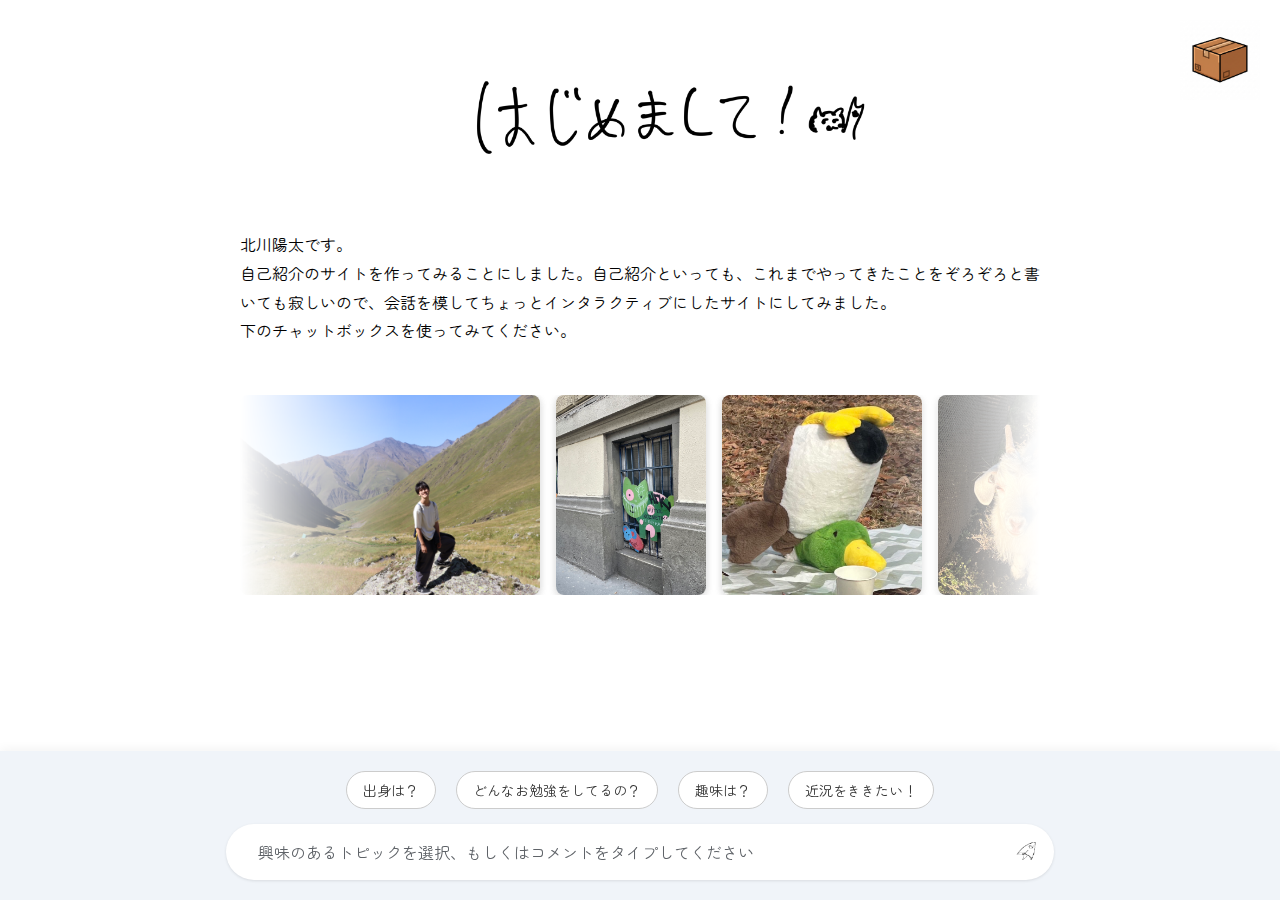
<file: 250526_WebSite/index.html>
<!DOCTYPE html>
<html lang="ja">
<head>
    <meta charset="UTF-8">
    <meta name="viewport" content="width=device-width, initial-scale=1.0">
    <title>Yohta's Portfolio</title>
    <link rel="preconnect" href="https://fonts.googleapis.com">
    <link rel="preconnect" href="https://fonts.gstatic.com" crossorigin>
    <link href="https://fonts.googleapis.com/css2?family=Zen+Maru+Gothic:wght@400;500;700&display=swap" rel="stylesheet">
    <link rel="stylesheet" href="https://cdnjs.cloudflare.com/ajax/libs/font-awesome/6.5.2/css/all.min.css">
    <link rel="stylesheet" href="style.css">
</head>
<body>

    <main class="main-content">
    <img src="images/hajimemashite.png" alt="はじめまして、北川陽太です。" class="greeting-image">
        <p>
            北川陽太です。
            <br>
            自己紹介のサイトを作ってみることにしました。自己紹介といっても、これまでやってきたことをぞろぞろと書いても寂しいので、会話を模してちょっとインタラクティブにしたサイトにしてみました。
            <br>
            下のチャットボックスを使ってみてください。
        </p>
    <div class="scroller" data-speed="slow">
        <ul class="tag-list scroller-inner">
            <li><img src="images/pic1.jpg" alt="ギャラリー画像1"></li>
            <li><img src="images/pic2.jpg" alt="ギャラリー画像2"></li>
            <li><img src="images/pic3.jpg" alt="ギャラリー画像3"></li>
            <li><img src="images/pic4.jpg" alt="ギャラリー画像4"></li>
            <li><img src="images/pic5.jpg" alt="ギャラリー画像5"></li>
        </ul>
    </div>
    </main>

<footer class="chat-box">
    <nav class="topic-selector">
        <a href="#" data-text="出身は？" data-url="shusshin.html">出身は？</a>       
        <a href="#" data-text="どんなお勉強をしてるの？" data-url="obenkyo.html">どんなお勉強をしてるの？</a>
        <a href="#" data-text="趣味は？" data-url="shumi.html">趣味は？</a>
        <a href="#" data-text="近況をききたい！" data-url="kinkyo.html">近況をききたい！</a>
    </nav>

    <div class="chat-input-area">
        <span class="input-placeholder" id="input-placeholder">興味のあるトピックを選択、もしくはコメントをタイプしてください</span>
        <input type="text" id="text-input" class="text-input" style="display: none;">
        <div class="send-button" id="send-button">
            
            <img src="images/send.png" alt="送信" class="send-button-icon">
            
        </div>
    </div>
</footer>
    <script src="script.js"></script>
    <a href="monooki.html" class="monooki-link"></a>
    <audio id="box-sound" src="audio/box-sound.mp3" preload="auto"></audio>
</body>
</html>
</file>
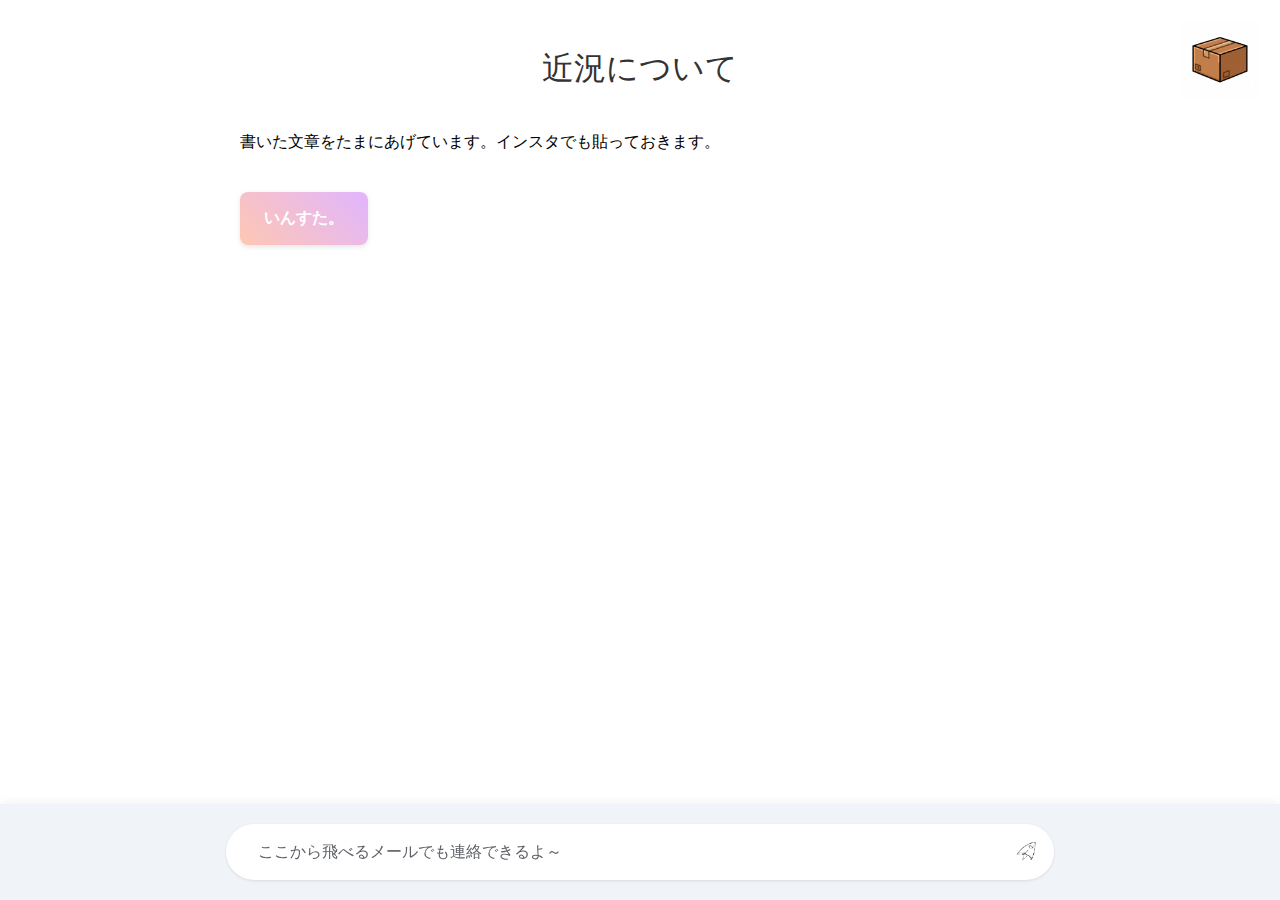
<file: 250526_WebSite/kinkyo.html>
<!DOCTYPE html>
<html lang="ja">
<head>
    <meta charset="UTF-8">
    <meta name="viewport" content="width=device-width, initial-scale=1.0">
    <title>近況について</title>
    <link rel="stylesheet" href="style.css">
</head>
<body>

    <main class="main-content">
        <h1>近況について</h1>
        <p>書いた文章をたまにあげています。インスタでも貼っておきます。<br>
        </p>
    <a href="https://www.instagram.com/yohta.k" target="_blank" rel="noopener noreferrer" class="instagram-link">いんすた。</a>

    </main>

<footer class="chat-box">
    <div class="chat-input-area" id="chat-input-area">
        <span class="input-placeholder" id="input-placeholder">ここから飛べるメールでも連絡できるよ～</span>
        <input type="text" id="text-input" class="text-input" style="display: none;">
        <div class="send-button" id="send-button">
            <img src="images/send.png" alt="送信" class="send-button-icon">
        </div>
    </div>
</footer>

    <script src="script.js"></script>
    <a href="monooki.html" class="monooki-link"></a>
       <audio id="box-sound" src="audio/box-sound.mp3" preload="auto"></audio>
</body>
</html>
</file>
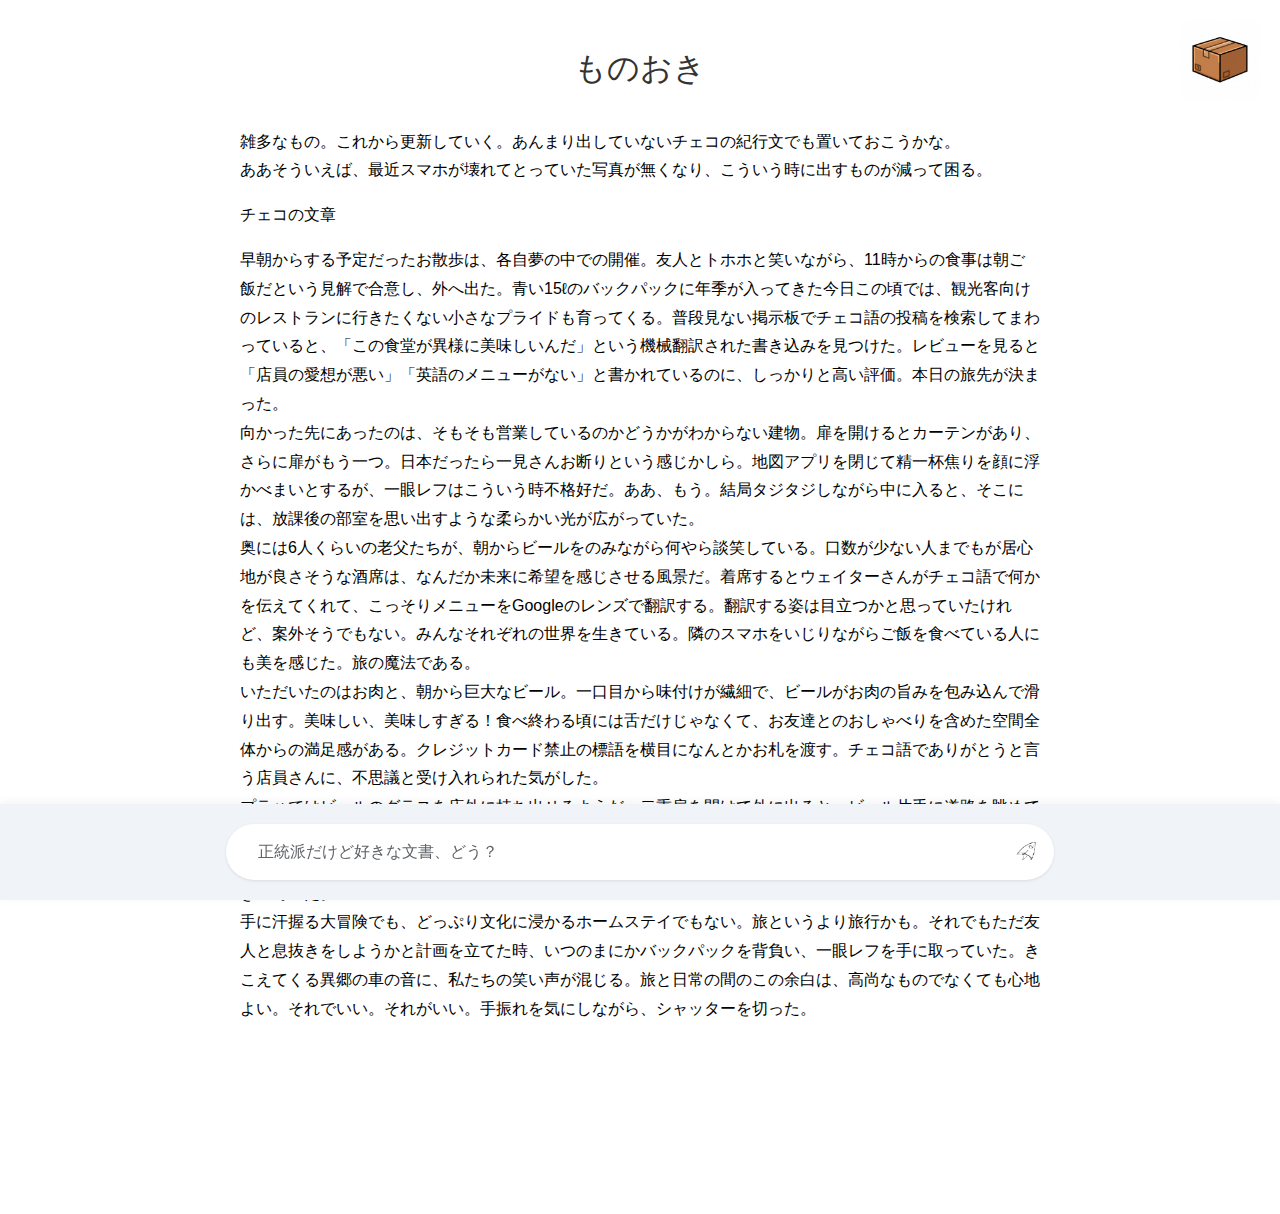
<file: 250526_WebSite/monooki.html>
<!DOCTYPE html>
<html lang="ja">
<head>
    <meta charset="UTF-8">
    <meta name="viewport" content="width=device-width, initial-scale=1.0">
    <title>ものおき</title>
    <link rel="stylesheet" href="style.css">
</head>
<body>

    <main class="main-content">
        <h1>ものおき</h1>
        <p>雑多なもの。これから更新していく。あんまり出していないチェコの紀行文でも置いておこうかな。
        <br>ああそういえば、最近スマホが壊れてとっていた写真が無くなり、こういう時に出すものが減って困る。
        </p>

<p>チェコの文章</p>        
早朝からする予定だったお散歩は、各自夢の中での開催。友人とトホホと笑いながら、11時からの食事は朝ご飯だという見解で合意し、外へ出た。青い15ℓのバックパックに年季が入ってきた今日この頃では、観光客向けのレストランに行きたくない小さなプライドも育ってくる。普段見ない掲示板でチェコ語の投稿を検索してまわっていると、「この食堂が異様に美味しいんだ」という機械翻訳された書き込みを見つけた。レビューを見ると「店員の愛想が悪い」「英語のメニューがない」と書かれているのに、しっかりと高い評価。本日の旅先が決まった。
<br>
向かった先にあったのは、そもそも営業しているのかどうかがわからない建物。扉を開けるとカーテンがあり、さらに扉がもう一つ。日本だったら一見さんお断りという感じかしら。地図アプリを閉じて精一杯焦りを顔に浮かべまいとするが、一眼レフはこういう時不格好だ。ああ、もう。結局タジタジしながら中に入ると、そこには、放課後の部室を思い出すような柔らかい光が広がっていた。
<br>
奥には6人くらいの老父たちが、朝からビールをのみながら何やら談笑している。口数が少ない人までもが居心地が良さそうな酒席は、なんだか未来に希望を感じさせる風景だ。着席するとウェイターさんがチェコ語で何かを伝えてくれて、こっそりメニューをGoogleのレンズで翻訳する。翻訳する姿は目立つかと思っていたけれど、案外そうでもない。みんなそれぞれの世界を生きている。隣のスマホをいじりながらご飯を食べている人にも美を感じた。旅の魔法である。
<br>
いただいたのはお肉と、朝から巨大なビール。一口目から味付けが繊細で、ビールがお肉の旨みを包み込んで滑り出す。美味しい、美味しすぎる！食べ終わる頃には舌だけじゃなくて、お友達とのおしゃべりを含めた空間全体からの満足感がある。クレジットカード禁止の標語を横目になんとかお札を渡す。チェコ語でありがとうと言う店員さんに、不思議と受け入れられた気がした。
<br>
プラハではビールのグラスを店外に持ち出せるようだ。二重扉を開けて外に出ると、ビール片手に道路を眺めているおじさんがいた。妙にその姿が、心強く感じて。残したいと思って。普段だったら道端の人に話しかけることなんてしないのに、一眼レフに身体が導かれていた。気づいたら身振り手振りで写真を撮っていいですか？ときいていた。
<br>
手に汗握る大冒険でも、どっぷり文化に浸かるホームステイでもない。旅というより旅行かも。それでもただ友人と息抜きをしようかと計画を立てた時、いつのまにかバックパックを背負い、一眼レフを手に取っていた。きこえてくる異郷の車の音に、私たちの笑い声が混じる。旅と日常の間のこの余白は、高尚なものでなくても心地よい。それでいい。それがいい。手振れを気にしながら、シャッターを切った。

        <p>

        </p>

    </main>

<footer class="chat-box">
    <div class="chat-input-area" id="chat-input-area">
        <span class="input-placeholder" id="input-placeholder">正統派だけど好きな文書、どう？</span>
        <input type="text" id="text-input" class="text-input" style="display: none;">
        <div class="send-button" id="send-button">
            <img src="images/send.png" alt="送信" class="send-button-icon">
        </div>
    </div>
</footer>

    <script src="script.js"></script>
    <a href="monooki.html" class="monooki-link"></a>
    <audio id="box-sound" src="audio/box-sound.mp3" preload="auto"></audio>
</body>
</html>
</file>
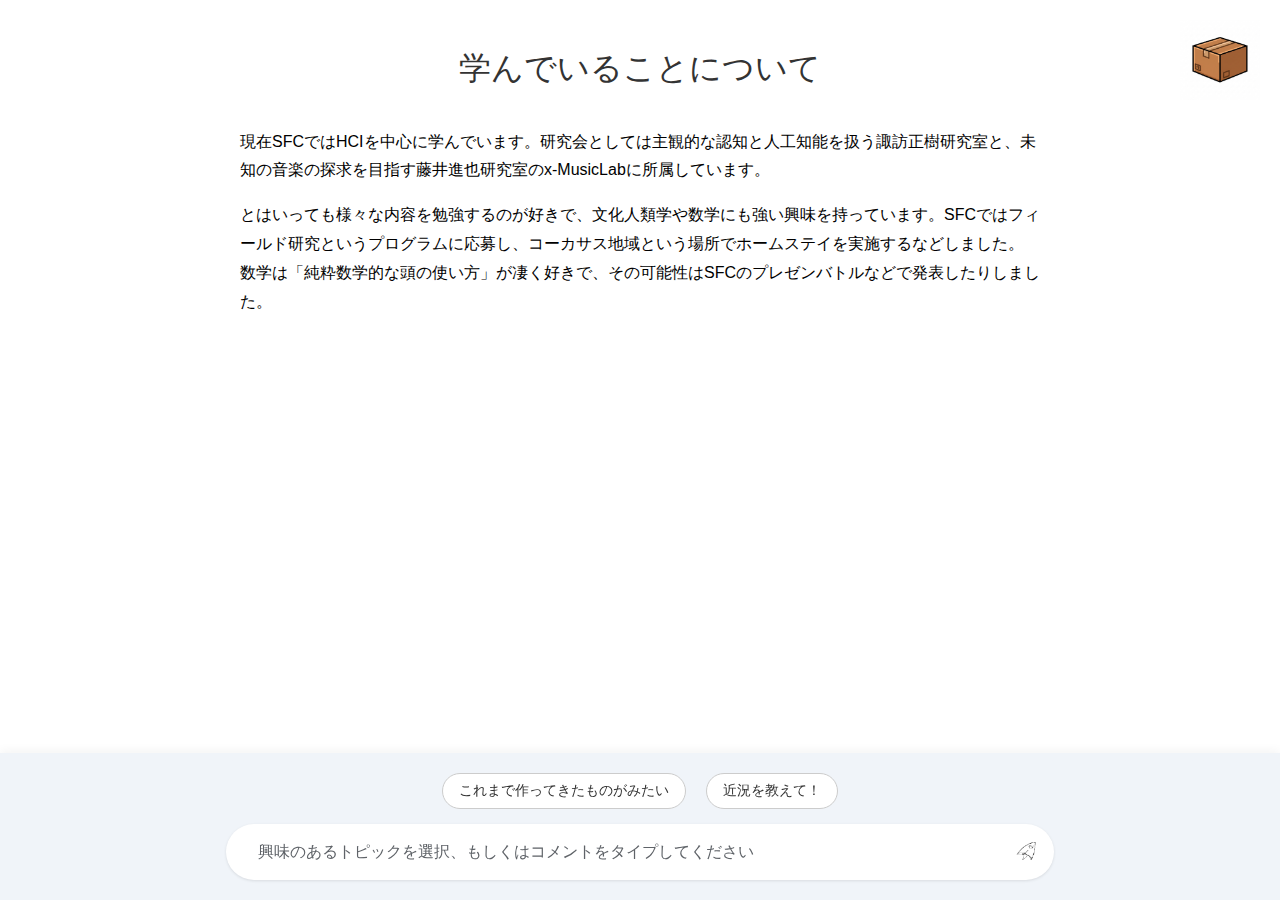
<file: 250526_WebSite/obenkyo.html>
<!DOCTYPE html>
<html lang="ja">
<head>
    <meta charset="UTF-8">
    <meta name="viewport" content="width=device-width, initial-scale=1.0">
    <title>学んでいることについて </title>
    <link rel="stylesheet" href="style.css">
</head>
<body>

    <main class="main-content">
        <h1>学んでいることについて</h1>
        <p>現在SFCではHCIを中心に学んでいます。研究会としては主観的な認知と人工知能を扱う諏訪正樹研究室と、未知の音楽の探求を目指す藤井進也研究室のx-MusicLabに所属しています。
        </p>
        <p>とはいっても様々な内容を勉強するのが好きで、文化人類学や数学にも強い興味を持っています。SFCではフィールド研究というプログラムに応募し、コーカサス地域という場所でホームステイを実施するなどしました。
        数学は「純粋数学的な頭の使い方」が凄く好きで、その可能性はSFCのプレゼンバトルなどで発表したりしました。
        </p>  

    </main>

<footer class="chat-box">
    <nav class="topic-selector">
        <a href="#" data-text="これまで作ってきたものがみたい" data-url="sakuhin.html">これまで作ってきたものがみたい</a>
        <a href="#" data-text="近況を教えて！" data-url="kinkyo.html">近況を教えて！</a>
    </nav>
    <div class="chat-input-area" id="chat-input-area">
        <span class="input-placeholder" id="input-placeholder">興味のあるトピックを選択、もしくはコメントをタイプしてください</span>
        <input type="text" id="text-input" class="text-input" style="display: none;">
        <div class="send-button" id="send-button">
            <img src="images/send.png" alt="送信" class="send-button-icon">
        </div>
    </div>
</footer>

    <script src="script.js"></script>
    <a href="monooki.html" class="monooki-link"></a>
    <audio id="box-sound" src="audio/box-sound.mp3" preload="auto"></audio>
</body>
</html>
</file>
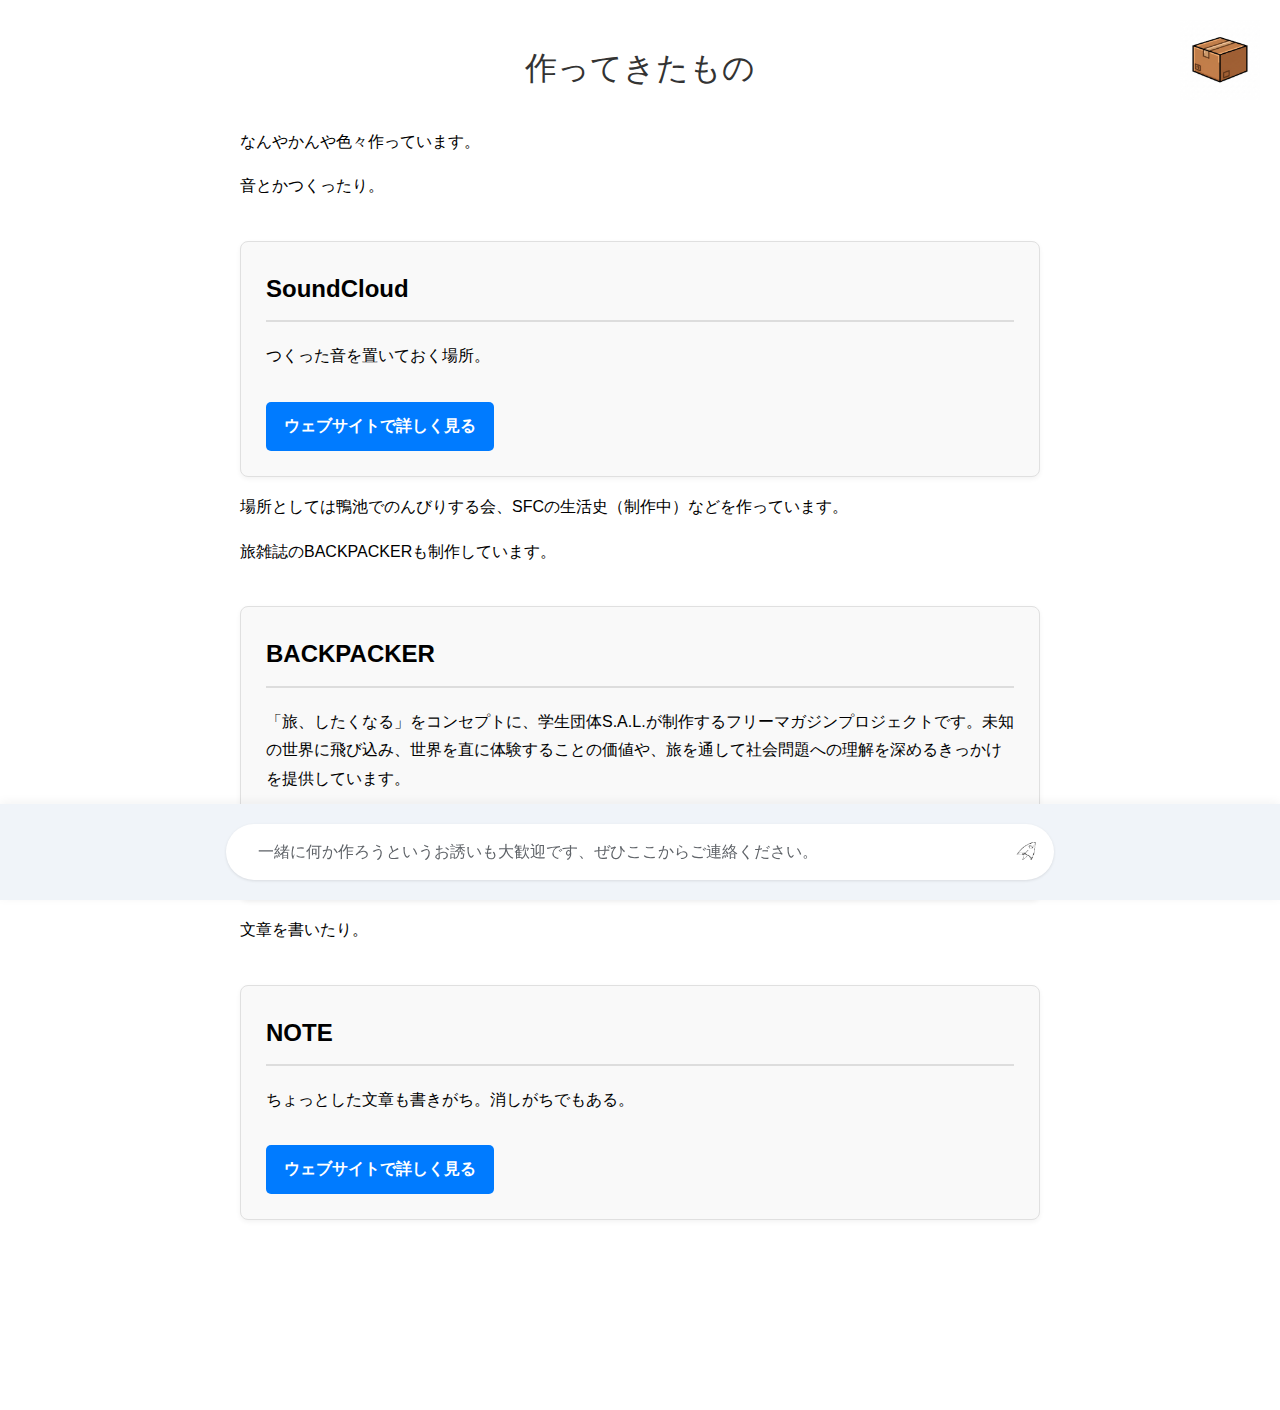
<file: 250526_WebSite/sakuhin.html>
<!DOCTYPE html>
<html lang="ja">
<head>
    <meta charset="UTF-8">
    <meta name="viewport" content="width=device-width, initial-scale=1.0">
    <title>作ってきたもの</title>
    <link rel="stylesheet" href="style.css">
</head>
<body>

    <main class="main-content">
        <h1>作ってきたもの</h1>
        <p>なんやかんや色々作っています。
        </p>
        <p>音とかつくったり。
        </p>
    <div class="feature-box">
        <h2>SoundCloud</h2>
        <p>つくった音を置いておく場所。</p>
        <a href="https://soundcloud.com/msqnfpsyuq9x" target="_blank" rel="noopener noreferrer" class="feature-link">ウェブサイトで詳しく見る</a>
    </div>    
        <p>場所としては鴨池でのんびりする会、SFCの生活史（制作中）などを作っています。

        </p>
        <p>旅雑誌のBACKPACKERも制作しています。
        </p>
    <div class="feature-box">
        <h2>BACKPACKER</h2>
        <p>「旅、したくなる」をコンセプトに、学生団体S.A.L.が制作するフリーマガジンプロジェクトです。未知の世界に飛び込み、世界を直に体験することの価値や、旅を通して社会問題への理解を深めるきっかけを提供しています。</p>
        <a href="https://www.salkeio.com/backpacker" target="_blank" rel="noopener noreferrer" class="feature-link">ウェブサイトで詳しく見る</a>
    </div>       
        </p>
        <p>文章を書いたり。
        </p>
    <div class="feature-box">
        <h2>NOTE</h2>
        <p>ちょっとした文章も書きがち。消しがちでもある。</p>
        <a href="https://note.com/ytaa" target="_blank" rel="noopener noreferrer" class="feature-link">ウェブサイトで詳しく見る</a>
    </div>              
    </main>

<footer class="chat-box">
    <div class="chat-input-area" id="chat-input-area">
        <span class="input-placeholder" id="input-placeholder">一緒に何か作ろうというお誘いも大歓迎です、ぜひここからご連絡ください。</span>
        <input type="text" id="text-input" class="text-input" style="display: none;">
        <div class="send-button" id="send-button">
            <img src="images/send.png" alt="送信" class="send-button-icon">
        </div>
    </div>
</footer>

    <script src="script.js"></script>
    <a href="monooki.html" class="monooki-link"></a>
           <audio id="box-sound" src="audio/box-sound.mp3" preload="auto"></audio>
</body>
</html>
</file>
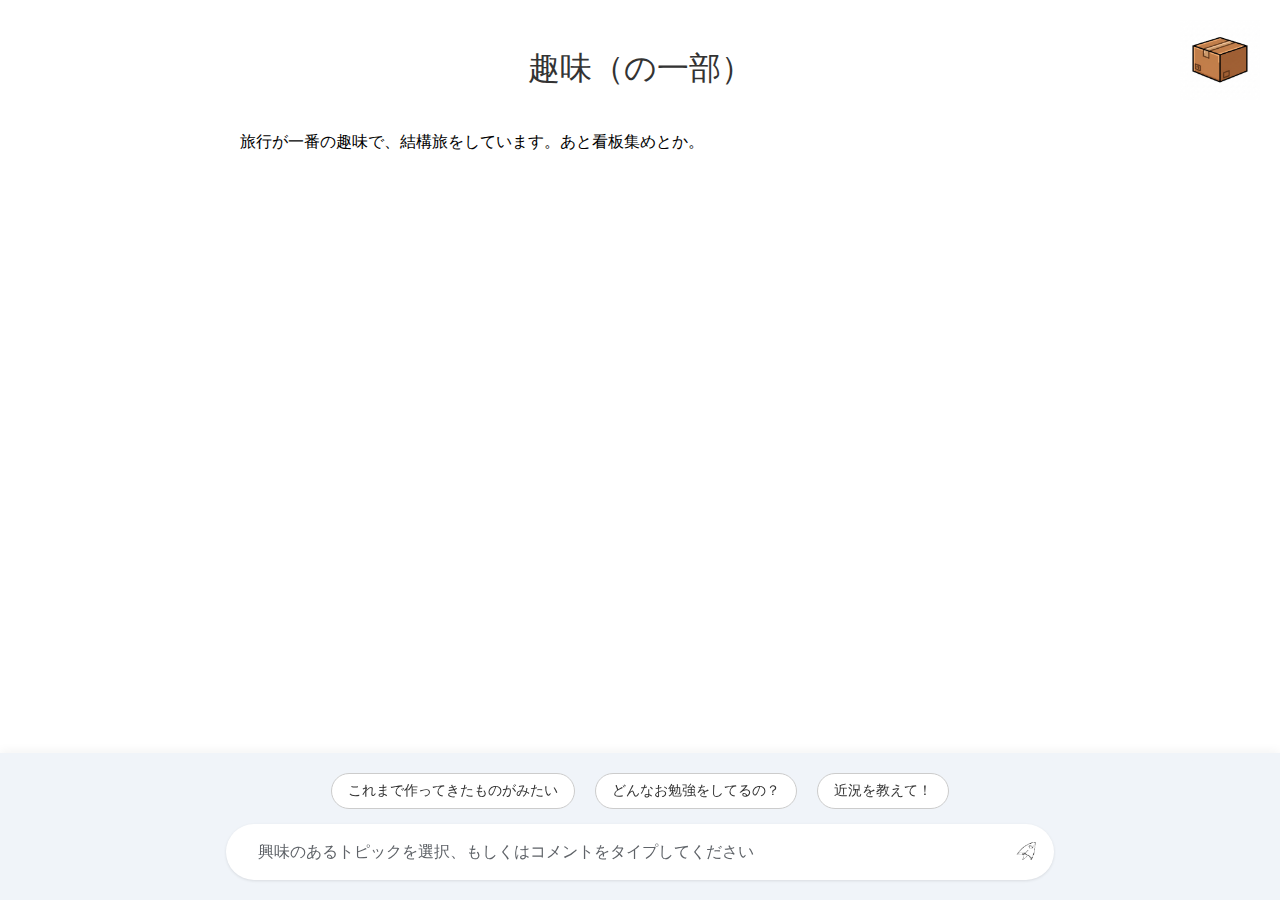
<file: 250526_WebSite/shumi.html>
<!DOCTYPE html>
<html lang="ja">
<head>
    <meta charset="UTF-8">
    <meta name="viewport" content="width=device-width, initial-scale=1.0">
    <title>趣味（の一部）</title>
    <link rel="stylesheet" href="style.css">
</head>
<body>

    <main class="main-content">
        <h1>趣味（の一部）</h1>
        <p>旅行が一番の趣味で、結構旅をしています。あと看板集めとか。
        </p>

    </main>

<footer class="chat-box">
    <nav class="topic-selector">
        <a href="#" data-text="これまで作ってきたものがみたい" data-url="sakuhin.html">これまで作ってきたものがみたい</a>
        <a href="#" data-text="どんなお勉強をしてるの？" data-url="obenkyo.html">どんなお勉強をしてるの？</a>
        <a href="#" data-text="近況を教えて！" data-url="kinkyo.html">近況を教えて！</a>
    </nav>
    <div class="chat-input-area" id="chat-input-area">
        <span class="input-placeholder" id="input-placeholder">興味のあるトピックを選択、もしくはコメントをタイプしてください</span>
        <input type="text" id="text-input" class="text-input" style="display: none;">
        <div class="send-button" id="send-button">
            <img src="images/send.png" alt="送信" class="send-button-icon">
        </div>
    </div>
</footer>

    <script src="script.js"></script>

    <a href="monooki.html" class="monooki-link"></a>
    <audio id="box-sound" src="audio/box-sound.mp3" preload="auto"></audio>
</body>
</html>
</file>
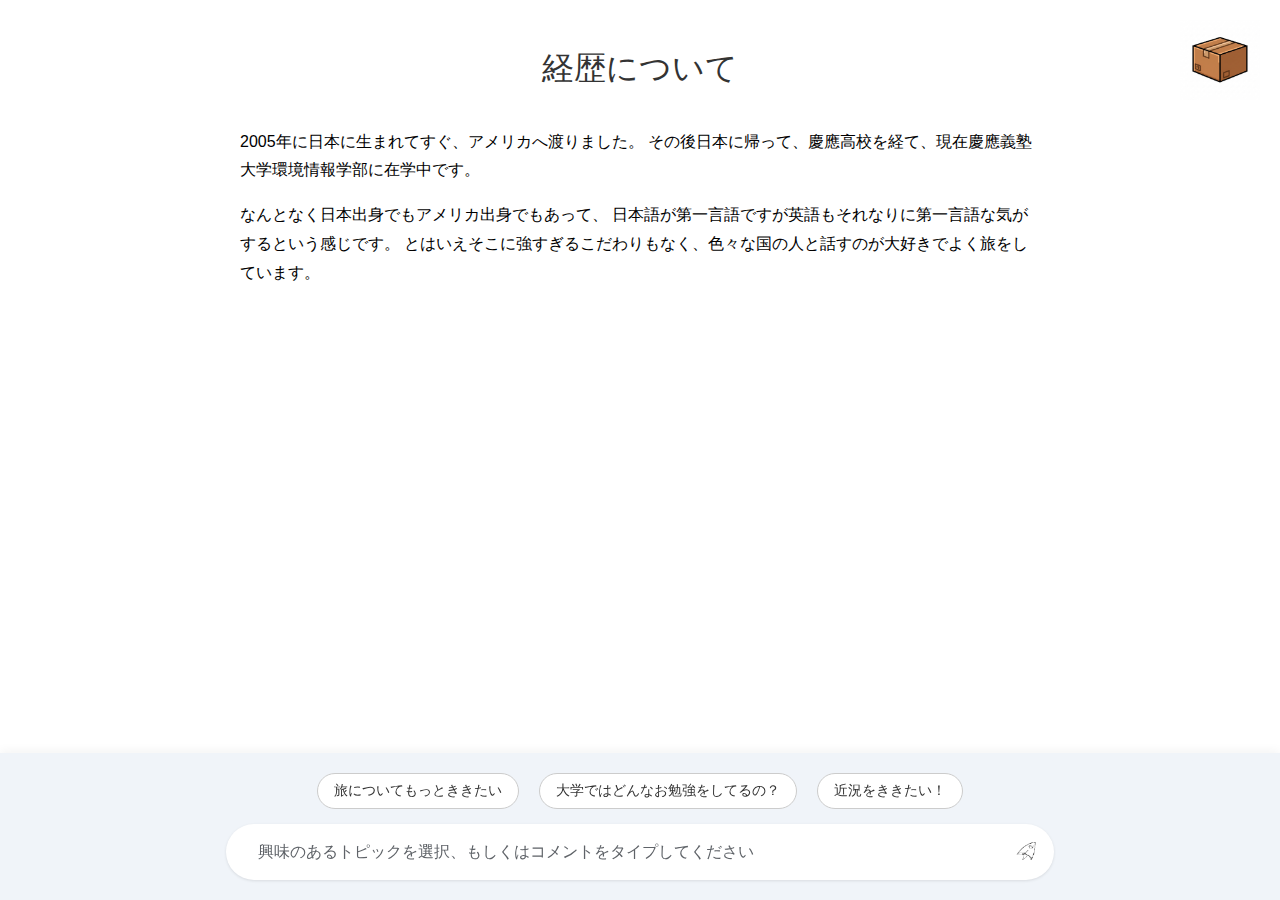
<file: 250526_WebSite/shusshin.html>
<!DOCTYPE html>
<html lang="ja">
<head>
    <meta charset="UTF-8">
    <meta name="viewport" content="width=device-width, initial-scale=1.0">
    <title>経歴について</title>
    <link rel="stylesheet" href="style.css">
</head>
<body>

    <main class="main-content">
        <h1>経歴について</h1>
        <p>2005年に日本に生まれてすぐ、アメリカへ渡りました。
            その後日本に帰って、慶應高校を経て、現在慶應義塾大学環境情報学部に在学中です。
        </p>
        <p>なんとなく日本出身でもアメリカ出身でもあって、
            日本語が第一言語ですが英語もそれなりに第一言語な気がするという感じです。
            とはいえそこに強すぎるこだわりもなく、色々な国の人と話すのが大好きでよく旅をしています。
        </p>

    </main>

<footer class="chat-box">
    <nav class="topic-selector">
        <a href="#" data-text="旅についてもっとききたい" data-url="tabi.html">旅についてもっとききたい</a>
        <a href="#" data-text="大学ではどんなお勉強をしてるの？" data-url="obenkyo.html">大学ではどんなお勉強をしてるの？</a>
        <a href="#" data-text="近況をききたい！" data-url="kinkyo.html">近況をききたい！</a>
    </nav>
    <div class="chat-input-area" id="chat-input-area">
        <span class="input-placeholder" id="input-placeholder">興味のあるトピックを選択、もしくはコメントをタイプしてください</span>
        <input type="text" id="text-input" class="text-input" style="display: none;">
        <div class="send-button" id="send-button">
            <img src="images/send.png" alt="送信" class="send-button-icon">
        </div>
    </div>
</footer>

    <script src="script.js"></script>
    <a href="monooki.html" class="monooki-link"></a>
    <audio id="box-sound" src="audio/box-sound.mp3" preload="auto"></audio>
</body>
</html>
</file>
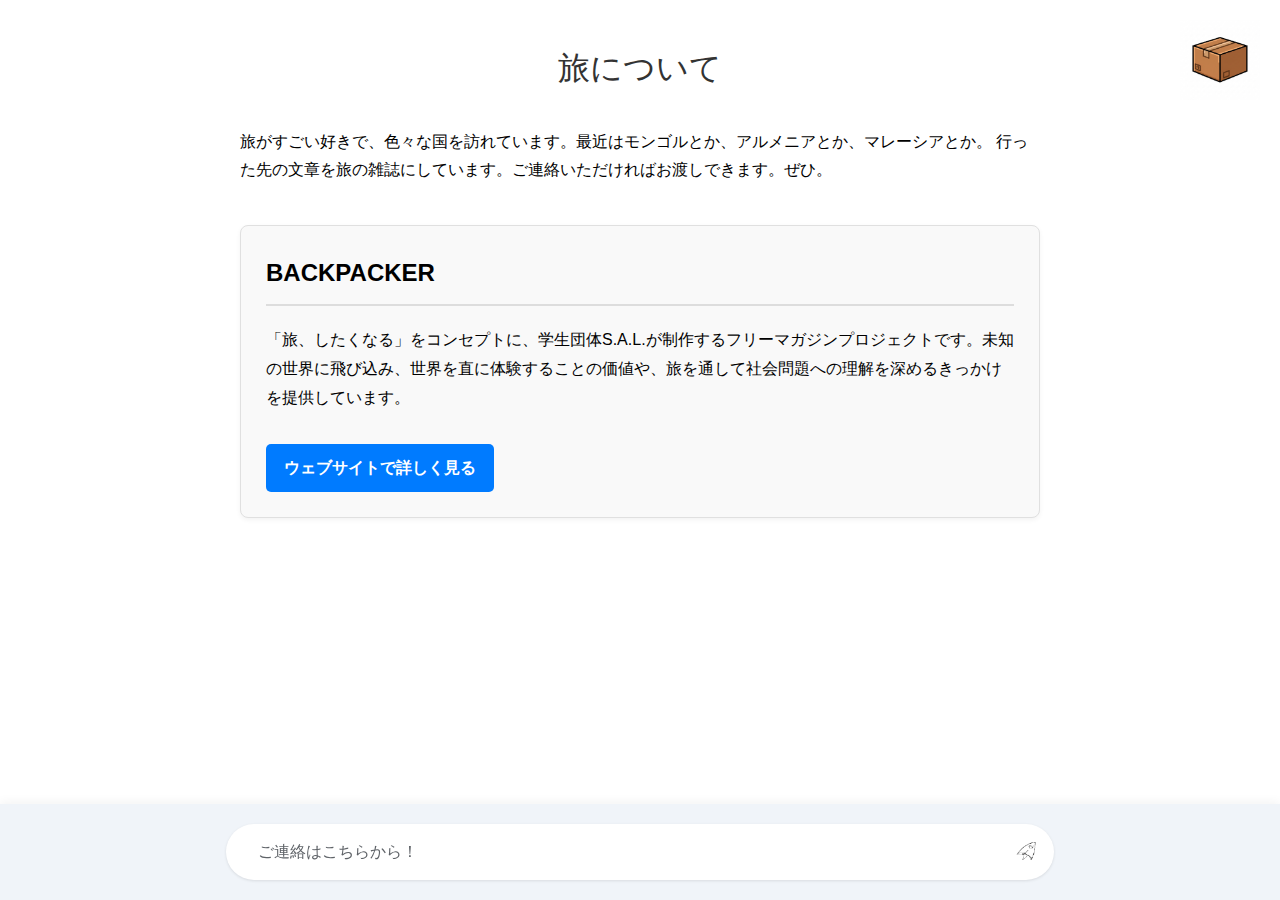
<file: 250526_WebSite/tabi.html>
<!DOCTYPE html>
<html lang="ja">
<head>
    <meta charset="UTF-8">
    <meta name="viewport" content="width=device-width, initial-scale=1.0">
    <title>旅について</title>
    <link rel="stylesheet" href="style.css">
</head>
<body>

    <main class="main-content">
        <h1>旅について</h1>
        <p>旅がすごい好きで、色々な国を訪れています。最近はモンゴルとか、アルメニアとか、マレーシアとか。
            行った先の文章を旅の雑誌にしています。ご連絡いただければお渡しできます。ぜひ。
        </p>
        <div class="feature-box">
        <h2>BACKPACKER</h2>
        <p>「旅、したくなる」をコンセプトに、学生団体S.A.L.が制作するフリーマガジンプロジェクトです。未知の世界に飛び込み、世界を直に体験することの価値や、旅を通して社会問題への理解を深めるきっかけを提供しています。</p>
        <a href="https://www.salkeio.com/backpacker" target="_blank" rel="noopener noreferrer" class="feature-link">ウェブサイトで詳しく見る</a>
    </div>
    </main>    

<footer class="chat-box">
    <div class="chat-input-area" id="chat-input-area">
        <span class="input-placeholder" id="input-placeholder">ご連絡はこちらから！</span>
        <input type="text" id="text-input" class="text-input" style="display: none;">
        <div class="send-button" id="send-button">
            <img src="images/send.png" alt="送信" class="send-button-icon">
        </div>
    </div>
</footer>

    <script src="script.js"></script>
    <a href="monooki.html" class="monooki-link"></a>
    <audio id="box-sound" src="audio/box-sound.mp3" preload="auto"></audio>
</body>
</html>
</file>
<file: 250526_WebSite/style.css>
/* 全体の基本設定 */
body {
    font-family: sans-serif;
    margin: 0;
    /* フッターがコンテンツに隠れないように、フッターの高さ分だけ下部に余白を確保 */
    padding-bottom: 150px; 
}
p {
    font-family: 'Zen Maru Gothic', sans-serif;
}

/* メインコンテンツのレイアウト */
.main-content {
    max-width: 800px;
    margin: 40px auto;
    padding: 0 20px;
    line-height: 1.8;
}

/*
/* ▼▼▼ 詳細ページのタイトル (h1) のスタイル ▼▼▼
/*--------------------------------------------------*/
.main-content h1 {
    font-family: 'Zen Maru Gothic', sans-serif; /* フォントをZen Maru Gothicに指定 */
    font-weight: 400;                           /* 標準の太さ（太字ではない）を指定 */
    
    /* 以下はお好みでデザインの調整にご利用ください */
    text-align: center;                         /* テキストを中央揃えにする */
    font-size: 2em;                             /* 文字の大きさを調整 */
    margin-bottom: 30px;                        /* 下の本文との余白を調整 */
    color: #333;                                /* 文字色 */
}

/* 手書き挨拶画像のスタイル */
.greeting-image {
    display: block;         /* 画像をブロック要素として扱い、marginでの中央揃えを可能にする */
    margin: 20px auto 40px; /* 上に20px、左右はauto(自動調整)で中央揃え、下に40pxの余白 */
    max-width: 450px;       /* 画像の横幅の最大値を指定。これより大きくはならない */
    width: 100%;            /* 基本は親要素の幅いっぱいに広がるようにする（スマホ対応） */
    height: auto;           /* 高さは自動調整させ、画像の縦横比を維持する */
}

/* チャットボックス（フッター）のスタイリング */
.chat-box {
    position: fixed;
    bottom: 0;
    left: 0;
    width: 100%;
    background-color: #f0f4f9; /* 画像が読み込めない場合の保険色 */

    /* ▼▼▼ 以下の背景画像設定を追加・確認 ▼▼▼ */
    background-image: url('images/wave-divider.svg'); /* 保存した画像ファイルを指定 */
    background-repeat: no-repeat; 
    background-position: top center; /* 画像をフッターの上部に配置 */
    background-size: 100% 15px;  /* 画像の高さを15pxに調整（お好みで変更） */

    border-top: none; /* 直線的な境界線は不要にする */
    padding-top: 20px; /* 波線と中身が重ならないように上の余白を調整 */

    padding-right: 20px;
    padding-bottom: 20px;
    padding-left: 20px;
    box-shadow: 0 -2px 10px rgba(0,0,0,0.05);
    box-sizing: border-box;
}

/* トピック選択肢のリスト */
.topic-selector {
    display: flex;
    justify-content: center;
    gap: 20px;
    margin-bottom: 15px; /* 下の入力欄との余白 */
}

/* トピック選択肢のボタン風デザイン */
.topic-selector a {
    display: block;
    padding: 8px 16px;
    background-color: #fff;
    border: 1px solid #ccc;
    border-radius: 20px;
    text-decoration: none;
    color: #333;
    font-size: 14px; /* 少し小さめに */
    font-family: 'Zen Maru Gothic', sans-serif;
    transition: all 0.2s;
}

/* 個々の選択肢ボタンのスタイル */
.topic-selector a {
    /* アニメーションを適用 */
    animation: float-animation 4s ease-in-out infinite;
}

/* nth-child を使って各ボタンの動き出しのタイミングをずらす
  animation-delayにマイナスの値を設定すると、その時間だけ進んだ状態からアニメーションが始まります。
*/
.topic-selector a:nth-child(1) {
  animation-delay: 0s; /* 1番目のボタンはすぐ開始 */
}
.topic-selector a:nth-child(2) {
  animation-delay: -1s; /* 2番目のボタンは1秒進んだ状態から */
}
.topic-selector a:nth-child(3) {
  animation-delay: -2s; /* 3番目のボタンは2秒進んだ状態から */
}
.topic-selector a:nth-child(4) {
  animation-delay: -3s; /* 4番目のボタンは3秒進んだ状態から */
}

.topic-selector a:hover {
    background-color: #e8f0fe; /* ホバー時の色 */
    border-color: #d2e3fc;
}


/* チャット入力欄エリア全体 */
.chat-input-area {
    display: flex; /* 中の要素を横並びにする */
    align-items: center; /* 上下中央揃え */
    background-color: #fff;
    border-radius: 28px; /* 角を丸くする */
    padding: 8px 8px 8px 20px; /* 内側の余白 */
    box-shadow: 0 1px 3px rgba(0,0,0,0.1);
    max-width: 800px;
    margin: 0 auto; /* 中央揃え */
}

/* 詳細ページ用のリンク設定 */
.chat-input-area.contact-version {
    text-decoration: none;
    transition: all 0.2s;
}
.chat-input-area.contact-version:hover {
    box-shadow: 0 2px 6px rgba(0,0,0,0.15); /* ホバーで影を濃くする */
}


/* ダミーの入力欄テキスト */
.input-placeholder {
    flex-grow: 1; /* 残りのスペースを全て埋める */
    color: #5f6368;
    font-family: 'Zen Maru Gothic', sans-serif;
    font-size: 16px;
    text-align: left; /* テキストを左寄せにする */
    padding-left: 12px; /* テキストの左側に内側の余白を追加 */
}

/* 送信ボタン */
.send-button {
    cursor: pointer; /* この行を追加 */
    width: 40px;
    height: 40px;
    background-color: #ffffff; /* ボタンの色 */
    border-radius: 50%; /* 円形にする */
    color: #fff; /* アイコンの色 */
    display: flex;
    justify-content: center;
    align-items: center;
    font-size: 18px;
    margin-left: 10px; /* 左側との余白 */
    flex-shrink: 0; /* 縮まないようにする */
    
}

/* 送信ボタン内の手書き画像のスタイル */
.send-button-icon {
    width: 24px;  /* 円の中にバランス良く収まるようにサイズを調整 */
    height: 24px; /* 数値を変更して、最適な大きさを探してみてください */
    object-fit: contain; /* 画像の縦横比を維持したまま表示 */
}

/* 選択中のボタンの見た目を変えるスタイル */
.topic-selector a.active {
    background-color: #d2e3fc; /* 背景色を変える */
    border-color: #1a73e8;   /* 枠線の色を変える */
    color: #1a73e8;           /* 文字色を変える */
    font-weight: 500;       /* 少し太字にする */
}

/* 詳細ページの連絡先リンク */
.contact-link {
    display: block;
    font-size: 1.2em;
    font-weight: bold;
    color: #007bff;
    text-decoration: none;
}
.contact-link:hover {
    text-decoration: underline;
}

/* 本物の入力欄のスタイル */
.text-input {
    flex-grow: 1; /* 親要素の残りのスペースを埋める */
    width: 100%;
    border: none; /* 枠線を消す */
    outline: none; /* クリック時の青い枠線を消す */
    font-family: 'Zen Maru Gothic', sans-serif;
    font-size: 16px;
    color: #333; /* 入力する文字の色 */
    background-color: transparent; /* 背景色を親要素と同じにする */
}

/* セクション見出しのスタイル */
.section-title {
    /* ▼▼▼ この2行を追加・変更します ▼▼▼ */
    font-family: 'Zen Maru Gothic', sans-serif; /* フォントの種類を明示的に指定 */
    font-weight: 700;   /* 文字の太さを700 (Bold) に変更 */

    /* ▼▼▼ 以下のスタイルは変更なし ▼▼▼ */
    text-align: left; 
    font-size: 1.5em;   
    color: #444;       
    margin-top: 40px;   
    margin-bottom: 20px;
}

/*
/* ▼▼▼ 無限横スクロールアニメーション ▼▼▼
/*-------------------------------------------*/

.scroller {
  max-width: 100%; /* 画面幅の100%を最大幅にする */
  margin: 50px auto; /* 上下の余白と、左右中央揃え */
}

.scroller-inner {
  padding-left: 0;
  display: flex; /* 中の要素を横並びにする */
  flex-wrap: wrap; /* アニメーションのために必要 */
  gap: 1rem; /* 画像間の隙間 */
}

/* 無限ループの核となる部分。
  同じ内容のリストを疑似要素としてコピーし、アニメーションさせます。
*/
.scroller[data-animated="true"] {
  overflow: hidden; /* はみ出した要素を隠す */
  -webkit-mask: linear-gradient(90deg, transparent, white 20%, white 80%, transparent);
  mask: linear-gradient(90deg, transparent, white 20%, white 80%, transparent);
}

.scroller[data-animated="true"] .scroller-inner {
  width: max-content; /* 中身の要素がどれだけ長くても収まるようにする */
  flex-wrap: nowrap; /* 折り返さないようにする */
  /* アニメーションの設定 */
  animation: scroll var(--_animation-duration, 40s) var(--_animation-direction, forwards) linear infinite;
}

/* スクロール方向（左から右） */
.scroller[data-direction="right"] {
  --_animation-direction: reverse;
}

/* スクロール速度 */
.scroller[data-speed="fast"] {
  --_animation-duration: 20s;
}
.scroller[data-speed="slow"] {
  --_animation-duration: 80s;
}

/* アニメーション本体の定義 */
@keyframes scroll {
  to {
    transform: translate(calc(-50% - 0.5rem));
  }
}

/* 画像リストのスタイル */
.tag-list {
  margin: 0;
  padding-inline: 0;
  list-style: none;
}

.tag-list li,
.tag-list img {
  height: 200px; /* 画像の高さを統一 */
  width: auto;
  border-radius: 8px; /* 画像の角を少し丸める */
  box-shadow: 0 2px 8px rgba(0,0,0,0.1);
}

/*
/* ▼▼▼ ものおきリンクのスタイル ▼▼▼
/*-------------------------------------*/

.monooki-link {
    /* 1. 画面右下に固定する */
    position: fixed;
    top: 20px; /* 下から20pxの位置 */
    right: 20px;  /* 右から20pxの位置 */
    z-index: 1000;/* 他の要素より手前に表示する */

    /* 2. 画像のサイズを指定 */
    width: 80px;
    height: 80px;

    /* 3. 通常時の画像を設定 */
    background-image: url('images/box-closed.png'); /* あなたが用意した画像ファイル名に！ */
    background-size: contain; /* 要素のサイズに収まるように画像を表示 */
    background-repeat: no-repeat;
    background-position: center;

    /* 4. 切り替えを滑らかにする（お好みで） */
    transition: all 0.2s ease-in-out;
}

/* 5. マウスカーソルを当てた時のスタイル */
.monooki-link:hover {
    background-image: url('images/box-open.png'); /* あなたが用意した画像ファイル名に！ */
    transform: scale(1.1) rotate(5deg); /* 少し拡大して傾けるアニメーション */
    animation: wobble 0.3s ease-in-out infinite alternate;
  }

/* ゆらゆらアニメーションのキーフレーム */
@keyframes wobble {
    0% { transform: translateX(0) rotate(0deg); }
    20% { transform: translateX(-2px) rotate(-1deg); }
    40% { transform: translateX(2px) rotate(1deg); }
    60% { transform: translateX(-2px) rotate(-1deg); }
    80% { transform: translateX(2px) rotate(1deg); }
    100% { transform: translateX(0) rotate(0deg); }
}

/* ボタンがふわふわと上下に動くアニメーション */
@keyframes float-animation {
  0% {
    transform: translateY(0);
  }
  50% {
    transform: translateY(-6px); /* 少し上に浮かび上がる */
  }
  100% {
    transform: translateY(0);
  }
}

/* 紹介ボックスのスタイル */
.feature-box {
    background-color: #f9f9f9;
    border: 1px solid #e0e0e0;
    border-radius: 8px;
    padding: 25px;
    margin-top: 40px;
    box-shadow: 0 2px 5px rgba(0,0,0,0.05);
}

.feature-box h2 {
    text-align: left;
    margin-top: 0;
    border-bottom: 2px solid #ddd;
    padding-bottom: 10px;
}

.feature-link {
    display: inline-block;
    margin-top: 15px;
    background-color: #007bff;
    color: white;
    padding: 10px 18px;
    border-radius: 5px;
    text-decoration: none;
    font-weight: bold;
    transition: background-color 0.2s;
}

.feature-link:hover {
    background-color: #0056b3;
}

/* Instagramへのリンクボタン */
.instagram-link {
    display: inline-block;
    margin-top: 20px;
    padding: 12px 24px;
    border-radius: 8px;
    text-decoration: none;
    font-weight: bold;
    color: white;
    
    /* ▼▼▼ このbackgroundの行を、シンプルな線形グラデーションに書き換えます ▼▼▼ */
    background: linear-gradient(45deg, #FFC7B3, #E1B5FF);

    box-shadow: 0 2px 5px rgba(0,0,0,0.1);
    transition: all 0.3s ease; /* transitionも少し変更 */
}

.instagram-link:hover {
    transform: scale(1.05);
    box-shadow: 0 4px 8px rgba(0,0,0,0.15); /* ホバー時の影も少しリッチに */
}
</file>
